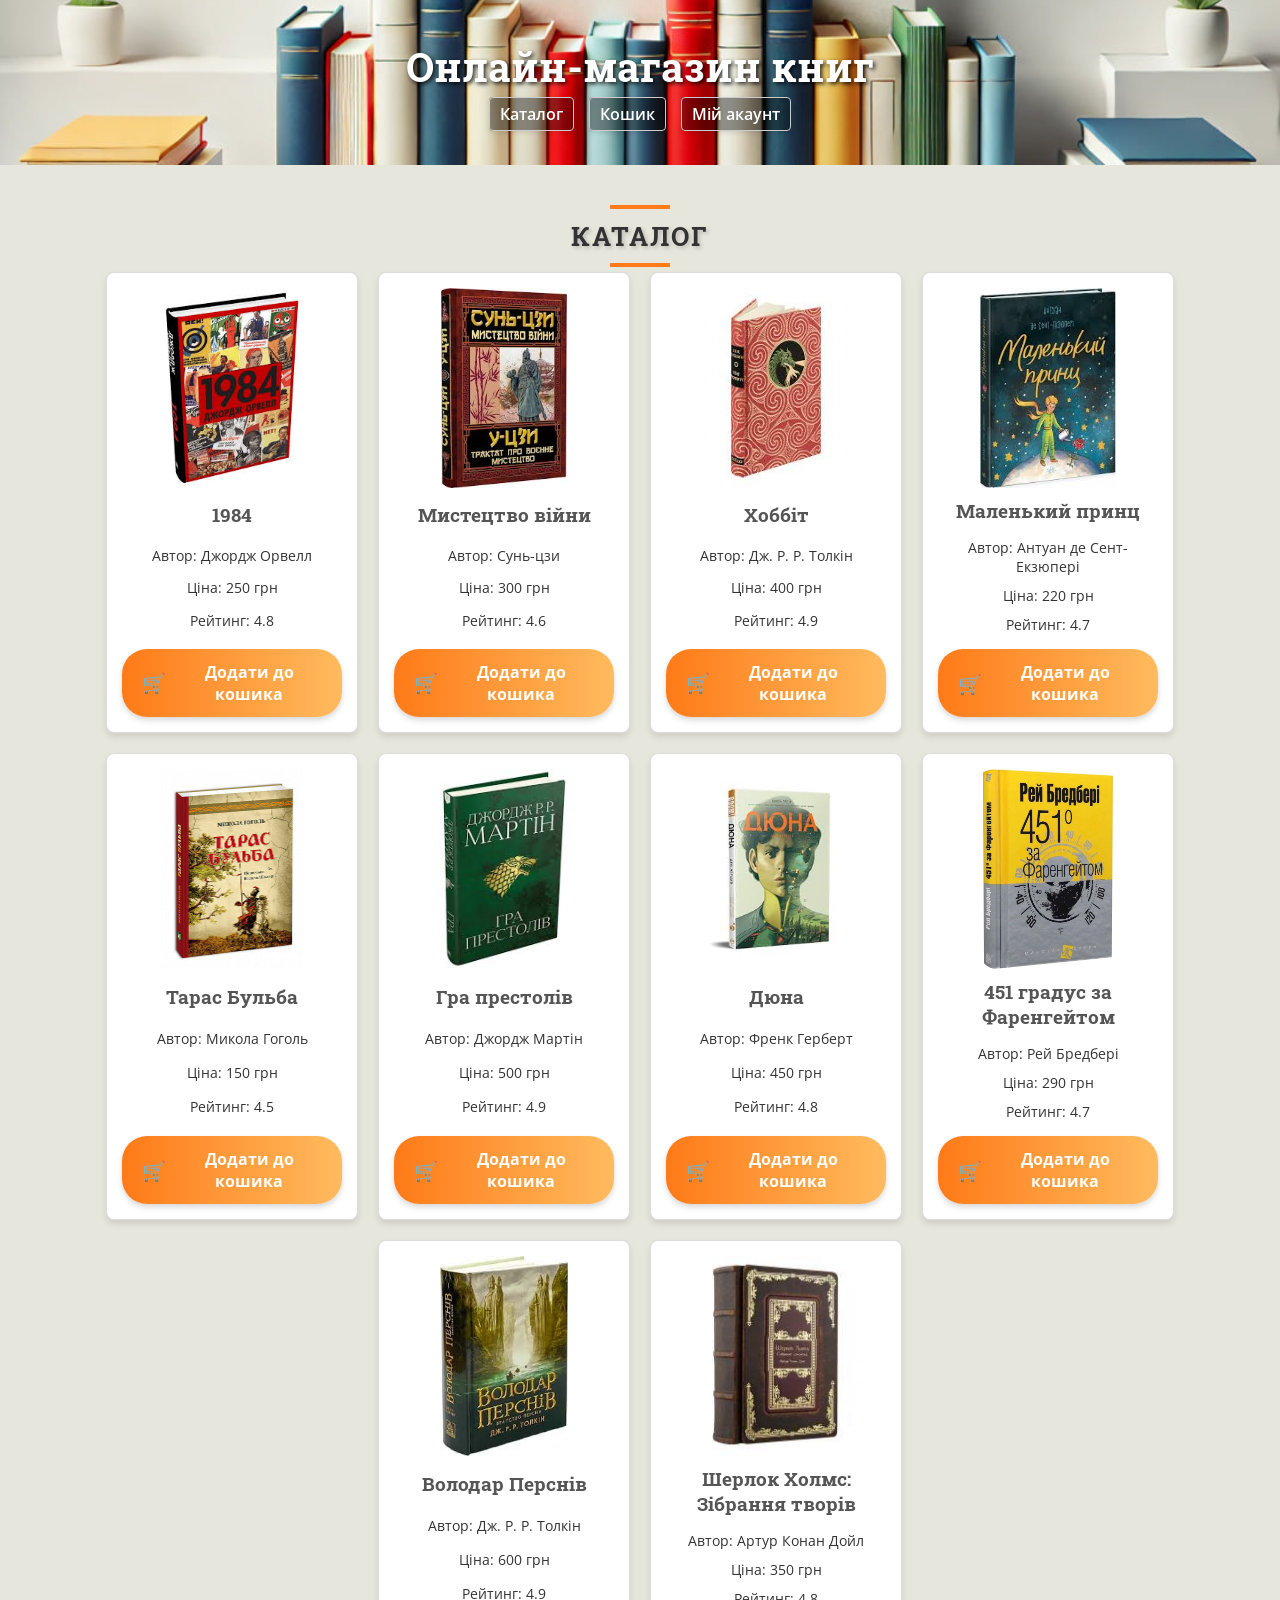
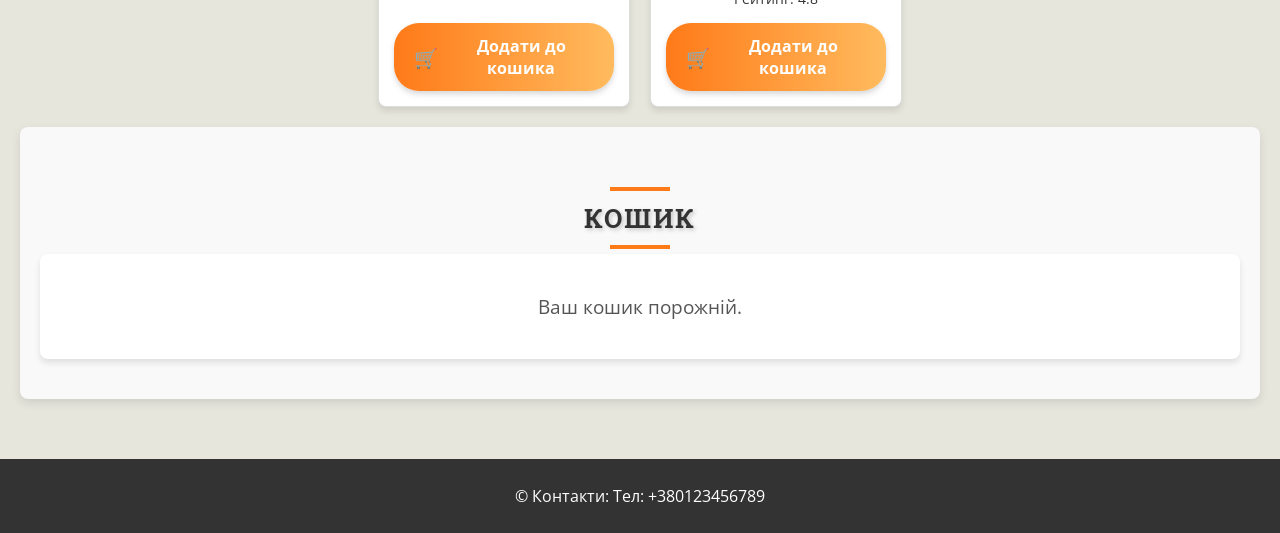
<file: lab1/index.html>
<!DOCTYPE html>
<html lang="uk">
<head>
    <meta charset="UTF-8">
    <meta name="viewport" content="width=device-width, initial-scale=1.0">
    <title>Онлайн-магазин книг</title>
    <link rel="stylesheet" href="styles.css">
    <link href="https://fonts.googleapis.com/css2?family=Open+Sans:wght@400;600&family=Roboto+Slab:wght@700&display=swap" rel="stylesheet">

</head>
<body>
    <!-- Головний заголовок -->
    <header class="header-background">
        <h1>Онлайн-магазин книг</h1>
        <nav>
            <ul class="navigation">
                <li><a href="#catalog">Каталог</a></li>
                <li><a href="#cart">Кошик</a></li>
                <li><a href="account.html">Мій акаунт</a></li>
            </ul>
        </nav>
        
    </header>
    
    
    <!-- Розділ "Каталог" -->
    <main>
        <section id="catalog">
            <h2>Каталог</h2>
            <div class="books-flex">
                <!-- Книга 1 -->
                <div class="book-card">
                    <img src="./image/book1.jpg" alt="1984" class="book-image">
                    <h3>1984</h3>
                    <p>Автор: Джордж Орвелл</p>
                    <p>Ціна: 250 грн</p>
                    <p>Рейтинг: 4.8</p>
                    <button>
                        <span class="icon">🛒</span> Додати до кошика
                    </button>
                    
                </div>
                <!-- Книга 2 -->
                <div class="book-card">
                    <img src="./image/book2.jpg" alt="Мистецтво війни" class="book-image">
                    <h3>Мистецтво війни</h3>
                    <p>Автор: Сунь-цзи</p>
                    <p>Ціна: 300 грн</p>
                    <p>Рейтинг: 4.6</p>
                    <button>
                        <span class="icon">🛒</span> Додати до кошика
                    </button>
                    
                </div>
                <!-- Книга 3 -->
                <div class="book-card">
                    <img src="./image/book3.jpg" alt="Хоббіт" class="book-image">
                    <h3>Хоббіт</h3>
                    <p>Автор: Дж. Р. Р. Толкін</p>
                    <p>Ціна: 400 грн</p>
                    <p>Рейтинг: 4.9</p>
                    <button>
                        <span class="icon">🛒</span> Додати до кошика
                    </button>
                    
                </div>
                <!-- Книга 4 -->
                <div class="book-card">
                    <img src="./image/book4.jpg" alt="Маленький принц" class="book-image">
                    <h3>Маленький принц</h3>
                    <p>Автор: Антуан де Сент-Екзюпері</p>
                    <p>Ціна: 220 грн</p>
                    <p>Рейтинг: 4.7</p>
                    <button>
                        <span class="icon">🛒</span> Додати до кошика
                    </button>
                    
                </div>
                <!-- Книга 5 -->
                <div class="book-card">
                    <img src="./image/book5.jpg" alt="Тарас Бульба" class="book-image">
                    <h3>Тарас Бульба</h3>
                    <p>Автор: Микола Гоголь</p>
                    <p>Ціна: 150 грн</p>
                    <p>Рейтинг: 4.5</p>
                    <button>
                        <span class="icon">🛒</span> Додати до кошика
                    </button>
                    
                </div>
                <!-- Книга 6 -->
                <div class="book-card">
                    <img src="./image/book6.jpg" alt="Гра престолів" class="book-image">
                    <h3>Гра престолів</h3>
                    <p>Автор: Джордж Мартін</p>
                    <p>Ціна: 500 грн</p>
                    <p>Рейтинг: 4.9</p>
                    <button>
                        <span class="icon">🛒</span> Додати до кошика
                    </button>
                    
                </div>

                <div class="book-card">
                    <img src="./image/book7.jpg" alt="Дюна" class="book-image">
                    <h3>Дюна</h3>
                    <p>Автор: Френк Герберт</p>
                    <p>Ціна: 450 грн</p>
                    <p>Рейтинг: 4.8</p>
                    <button>
                        <span class="icon">🛒</span> Додати до кошика
                    </button>
                    
                </div>

                <div class="book-card">
                    <img src="./image/book8.jpg" alt="451 градус за Фаренгейтом" class="book-image">
                    <h3>451 градус за Фаренгейтом</h3>
                    <p>Автор: Рей Бредбері</p>
                    <p>Ціна: 290 грн</p>
                    <p>Рейтинг: 4.7</p>
                    <button>
                        <span class="icon">🛒</span> Додати до кошика
                    </button>
                    
                </div>
                <div class="book-card">
                    <img src="./image/book9.jpg" alt="Володар Перснів" class="book-image">
                    <h3>Володар Перснів</h3>
                    <p>Автор: Дж. Р. Р. Толкін</p>
                    <p>Ціна: 600 грн</p>
                    <p>Рейтинг: 4.9</p>
                    <button>
                        <span class="icon">🛒</span> Додати до кошика
                    </button>
                    
                </div>

                <div class="book-card">
                    <img src="./image/book10.jpg" alt="Шерлок Холмс: Зібрання творів" class="book-image">
                    <h3>Шерлок Холмс: Зібрання творів</h3>
                    <p>Автор: Артур Конан Дойл</p>
                    <p>Ціна: 350 грн</p>
                    <p>Рейтинг: 4.8</p>
                    <button>
                        <span class="icon">🛒</span> Додати до кошика
                    </button>
                </div>
            </div>
        </section>

        <!-- Розділ "Кошик" -->
        <section id="cart">
            <h2>Кошик</h2>
            <div class="cart-items">
                <p>Ваш кошик порожній.</p>
            </div>
        </section>

    </main>

    <!-- Футер -->
    <footer>
        <p>&copy; Контакти: Тел: +380123456789</p>
    </footer>
</body>
</html>
</file>
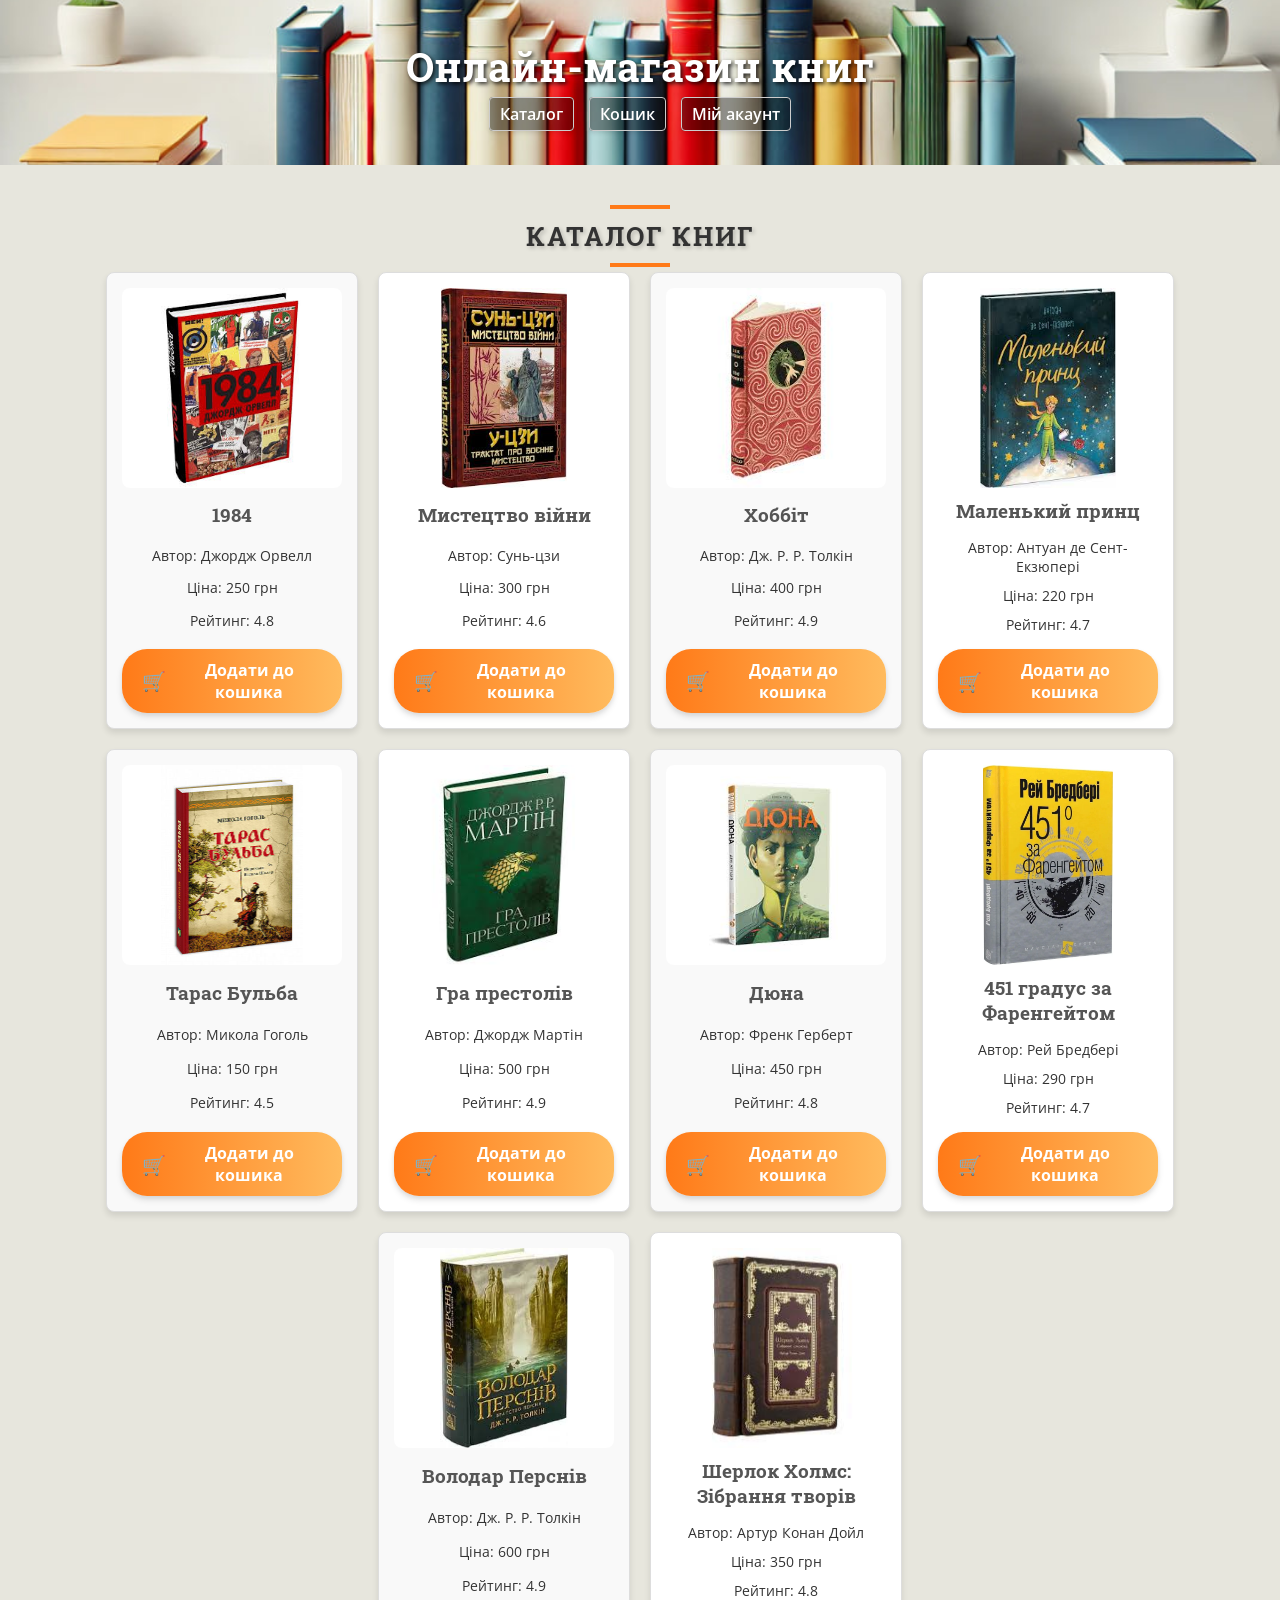
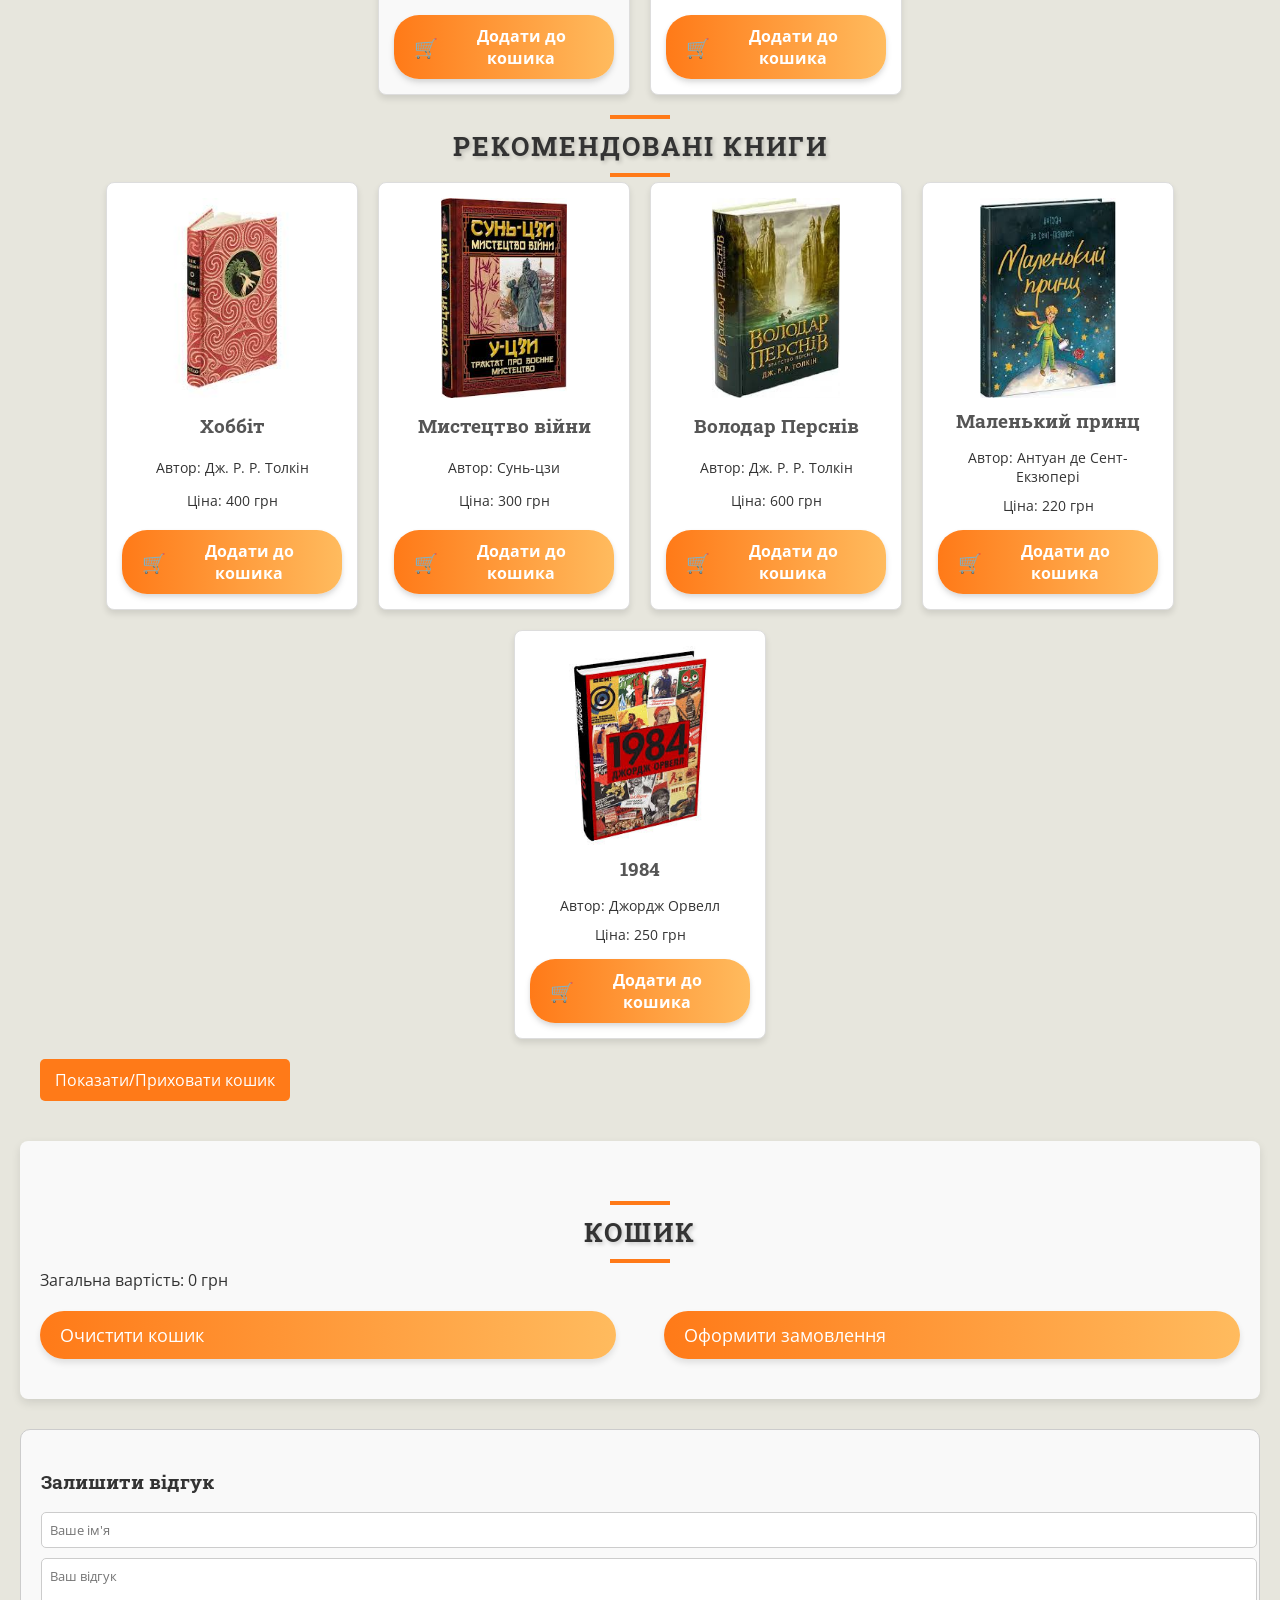
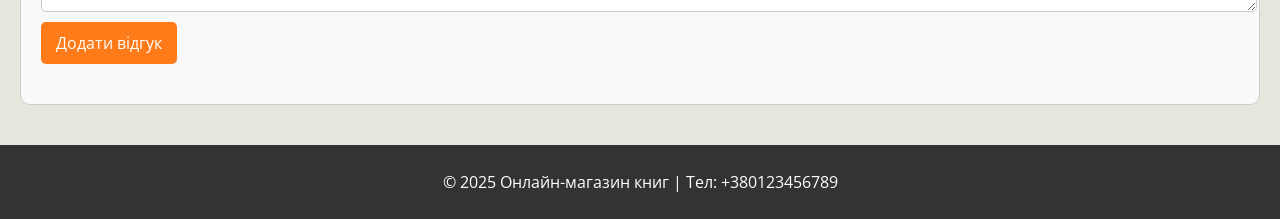
<file: lab2/index.html>
<!DOCTYPE html>
<html lang="uk">
<head>
    <meta charset="UTF-8">
    <meta name="viewport" content="width=device-width, initial-scale=1.0">
    <title>Онлайн-магазин книг</title>
    <link rel="stylesheet" href="styles.css">
    <link href="https://fonts.googleapis.com/css2?family=Open+Sans:wght@400;600&family=Roboto+Slab:wght@700&display=swap" rel="stylesheet">
</head>
<body>
    <!-- Головний заголовок -->
    <header class="header-background">
        <div class="container">
            <h1>Онлайн-магазин книг</h1>
            <nav>
                <ul class="navigation">
                    <li><a href="#catalog">Каталог</a></li>
                    <li><a href="#cart">Кошик</a></li>
                    <li><a href="account.html">Мій акаунт</a></li>
                </ul>
            </nav>
        </div>
    </header>

    <!-- Основний контент -->
    <main>
        <!-- Розділ "Каталог" -->
<section id="catalog" class="section">
    <div class="container">
        <h2>Каталог книг</h2>
        <div class="books-flex">
            <!-- Книга 1 -->
            <div class="book-card">
                <img src="./image/book1.jpg" alt="1984" class="book-image">
                <h3 class="book-title">1984</h3>
                <p class="author">Автор: Джордж Орвелл</p>
                <p class="price">Ціна: 250 грн</p>
                <p class="rating">Рейтинг: 4.8</p>
                <button class="add-to-cart">
                    <span class="icon">🛒</span> Додати до кошика
                </button>
            </div>

            <!-- Книга 2 -->
            <div class="book-card">
                <img src="./image/book2.jpg" alt="Мистецтво війни" class="book-image">
                <h3 class="book-title">Мистецтво війни</h3>
                <p class="author">Автор: Сунь-цзи</p>
                <p class="price">Ціна: 300 грн</p>
                <p class="rating">Рейтинг: 4.6</p>
                <button class="add-to-cart">
                    <span class="icon">🛒</span> Додати до кошика
                </button>
            </div>

            <!-- Книга 3 -->
            <div class="book-card">
                <img src="./image/book3.jpg" alt="Хоббіт" class="book-image">
                <h3 class="book-title">Хоббіт</h3>
                <p class="author">Автор: Дж. Р. Р. Толкін</p>
                <p class="price">Ціна: 400 грн</p>
                <p class="rating">Рейтинг: 4.9</p>
                <button class="add-to-cart">
                    <span class="icon">🛒</span> Додати до кошика
                </button>
            </div>

            <!-- Книга 4 -->
            <div class="book-card">
                <img src="./image/book4.jpg" alt="Маленький принц" class="book-image">
                <h3 class="book-title">Маленький принц</h3>
                <p class="author">Автор: Антуан де Сент-Екзюпері</p>
                <p class="price">Ціна: 220 грн</p>
                <p class="rating">Рейтинг: 4.7</p>
                <button class="add-to-cart">
                    <span class="icon">🛒</span> Додати до кошика
                </button>
            </div>

            <!-- Книга 5 -->
            <div class="book-card">
                <img src="./image/book5.jpg" alt="Тарас Бульба" class="book-image">
                <h3 class="book-title">Тарас Бульба</h3>
                <p class="author">Автор: Микола Гоголь</p>
                <p class="price">Ціна: 150 грн</p>
                <p class="rating">Рейтинг: 4.5</p>
                <button class="add-to-cart">
                    <span class="icon">🛒</span> Додати до кошика
                </button>
            </div>

            <!-- Книга 6 -->
            <div class="book-card">
                <img src="./image/book6.jpg" alt="Гра престолів" class="book-image">
                <h3 class="book-title">Гра престолів</h3>
                <p class="author">Автор: Джордж Мартін</p>
                <p class="price">Ціна: 500 грн</p>
                <p class="rating">Рейтинг: 4.9</p>
                <button class="add-to-cart">
                    <span class="icon">🛒</span> Додати до кошика
                </button>
            </div>

            <!-- Книга 7 -->
            <div class="book-card">
                <img src="./image/book7.jpg" alt="Дюна" class="book-image">
                <h3 class="book-title">Дюна</h3>
                <p class="author">Автор: Френк Герберт</p>
                <p class="price">Ціна: 450 грн</p>
                <p class="rating">Рейтинг: 4.8</p>
                <button class="add-to-cart">
                    <span class="icon">🛒</span> Додати до кошика
                </button>
            </div>

            <!-- Книга 8 -->
            <div class="book-card">
                <img src="./image/book8.jpg" alt="451 градус за Фаренгейтом" class="book-image">
                <h3 class="book-title">451 градус за Фаренгейтом</h3>
                <p class="author">Автор: Рей Бредбері</p>
                <p class="price">Ціна: 290 грн</p>
                <p class="rating">Рейтинг: 4.7</p>
                <button class="add-to-cart">
                    <span class="icon">🛒</span> Додати до кошика
                </button>
            </div>

            <!-- Книга 9 -->
            <div class="book-card">
                <img src="./image/book9.jpg" alt="Володар Перснів" class="book-image">
                <h3 class="book-title">Володар Перснів</h3>
                <p class="author">Автор: Дж. Р. Р. Толкін</p>
                <p class="price">Ціна: 600 грн</p>
                <p class="rating">Рейтинг: 4.9</p>
                <button class="add-to-cart">
                    <span class="icon">🛒</span> Додати до кошика
                </button>
            </div>

            <!-- Книга 10 -->
            <div class="book-card">
                <img src="./image/book10.jpg" alt="Шерлок Холмс: Зібрання творів" class="book-image">
                <h3 class="book-title">Шерлок Холмс: Зібрання творів</h3>
                <p class="author">Автор: Артур Конан Дойл</p>
                <p class="price">Ціна: 350 грн</p>
                <p class="rating">Рейтинг: 4.8</p>
                <button class="add-to-cart">
                    <span class="icon">🛒</span> Додати до кошика
                </button>
            </div>
        </div>
    </div>
</section>

<!-- Розділ "Рекомендовані книги" -->
<section id="recommended-books" class="section">
    <div class="container">
        <h2>Рекомендовані книги</h2>
        <div class="books-flex" id="recommended-books-list">
        </div>
    </div>
</section>

<!-- Розділ "Кошик" -->
<section id="cart" class="section">
    <div class="container">
        <h2>Кошик</h2>
        <ul id="cart-list"></ul> <!-- Список товарів у кошику -->
        <div class="cart-total">
            <p>Загальна вартість: <span id="total-price">0 грн</span></p>
            <div class="buttons-container">
                <button id="clear-cart" class="cart-button">Очистити кошик</button>
                <button id="checkout" class="cart-button">Оформити замовлення</button>
        </div>
    </div>
</section>



    </main>

    <!-- Футер -->
    <footer class="footer">
        <div class="container">
            <p>&copy; 2025 Онлайн-магазин книг | Тел: +380123456789</p>
        </div>
    </footer>

    <!-- Підключення скриптів -->
    <script src="script.js"></script>
</body>
</html>
</file>
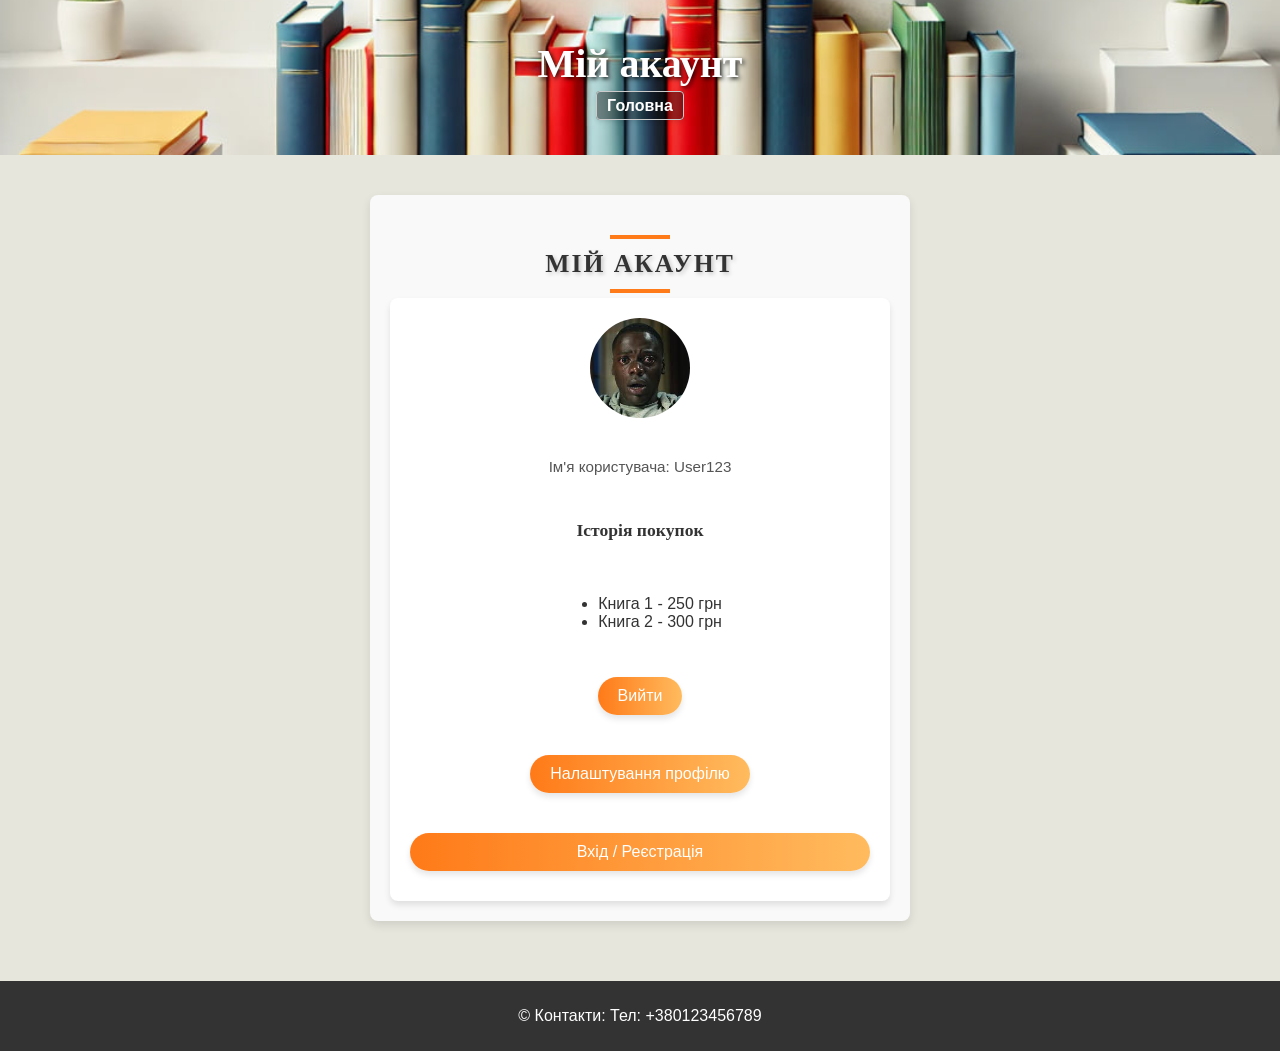
<file: lab1/account.html>
<!DOCTYPE html>
<html lang="uk">
<head>
    <meta charset="UTF-8">
    <meta name="viewport" content="width=device-width, initial-scale=1.0">
    <title>Мій акаунт</title>
    <link rel="stylesheet" href="styles.css">
</head>
<body>
    <!-- Хедер -->
    <header class="header-background">
        <h1>Мій акаунт</h1>
        <nav>
            <ul class="navigation">
                <li><a href="index.html">Головна</a></li>
            </ul>
        </nav>
    </header>

    <!-- Основний контент -->
    <main>
        <section id="account">
            <h2>Мій акаунт</h2>
            <div class="account-info">
                <img src="avatar.jpg" alt="Аватар користувача" class="account-avatar">
                <p>Ім'я користувача: User123</p>
                <h3>Історія покупок</h3>
                <ul>
                    <li>Книга 1 - 250 грн</li>
                    <li>Книга 2 - 300 грн</li>
                </ul>
                <button>Вийти</button>
                <button>Налаштування профілю</button>
                <button class="registration-button">Вхід / Реєстрація</button>
            </div>
        </section>
    </main>

    <!-- Футер -->
    <footer>
        <p>&copy; Контакти: Тел: +380123456789</p>
    </footer>
</body>
</html>
</file>
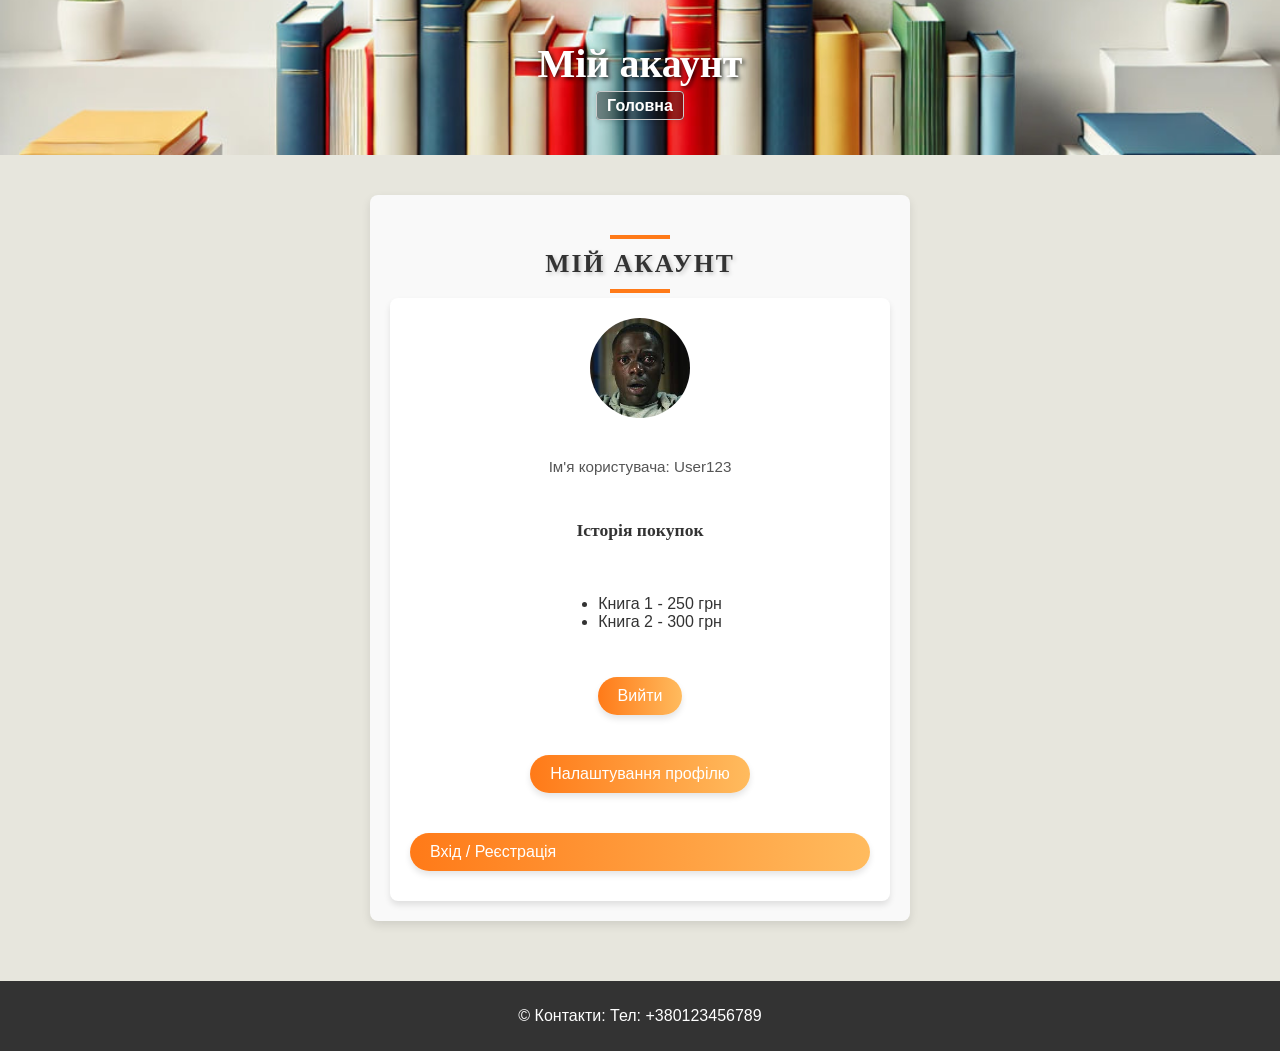
<file: lab2/account.html>
<!DOCTYPE html>
<html lang="uk">
<head>
    <meta charset="UTF-8">
    <meta name="viewport" content="width=device-width, initial-scale=1.0">
    <title>Мій акаунт</title>
    <link rel="stylesheet" href="styles.css">
</head>
<body>
    <!-- Хедер -->
    <header class="header-background">
        <h1>Мій акаунт</h1>
        <nav>
            <ul class="navigation">
                <li><a href="index.html">Головна</a></li>
            </ul>
        </nav>
    </header>

    <!-- Основний контент -->
    <main>
        <section id="account">
            <h2>Мій акаунт</h2>
            <div class="account-info">
                <img src="./image/avatar.jpg" alt="Аватар користувача" class="account-avatar">
                <p>Ім'я користувача: User123</p>
                <h3>Історія покупок</h3>
                <ul>
                    <li>Книга 1 - 250 грн</li>
                    <li>Книга 2 - 300 грн</li>
                </ul>
                <button>Вийти</button>
                <button>Налаштування профілю</button>
                <button class="registration-button">Вхід / Реєстрація</button>
            </div>
        </section>
    </main>

    <!-- Футер -->
    <footer>
        <p>&copy; Контакти: Тел: +380123456789</p>
    </footer>
</body>
</html>
</file>
<file: lab1/styles.css>
/* Загальні стилі */
body {
    font-family: 'Open Sans', Arial, sans-serif; /* Основний шрифт для тексту */
    margin: 0;
    padding: 0;
    background-color: #e7e6dd;
    color: #333;
}
/* Стиль для заголовків розділів */
h2 {
    color: #333;
    font-size: 2.5em;
    text-align: center;
    margin: 30px 0;
    font-family: 'Playfair Display', serif;
    text-transform: uppercase;
    letter-spacing: 2px;
    text-shadow: 2px 2px 4px rgba(0, 0, 0, 0.2);
    position: relative;
}


h2::before, h2::after {
    content: "";
    display: block;
    width: 60px;
    height: 4px;
    background-color: #ff7a18;
    margin: 10px auto;
}

h2::before {
    margin-top: -10px;
}

h2::after {
    margin-bottom: -10px;
}

/* Стиль для розділу "Кошик" */
#cart {
    background-color: #f9f9f9;
    padding: 40px 20px;
    margin: 20px 0;
    border-radius: 8px;
    box-shadow: 0 4px 10px rgba(0, 0, 0, 0.1);
}

#cart .cart-items {
    background-color: #fff;
    padding: 20px;
    border-radius: 8px;
    box-shadow: 0 4px 6px rgba(0, 0, 0, 0.1);
    text-align: center;
}

#cart .cart-items p {
    font-size: 1.2em;
    color: #555;
}

/* Стиль для розділу "Мій акаунт" */
#account {
    background-color: #f9f9f9;
    padding: 20px;
    margin: 20px 0;
    border-radius: 8px;
    box-shadow: 0 4px 10px rgba(0, 0, 0, 0.1);
    max-width: 500px;
    margin: 20px auto; /* Центруємо блок */
    font-family: 'Poppins', sans-serif; /* Підключаємо шрифт Poppins */
}

/* Підключення шрифтів */
@import url('https://fonts.googleapis.com/css2?family=Poppins:wght@300;400;600&display=swap');

/* Інформація акаунта */
.account-info {
    background-color: #fff;
    padding: 15px;
    border-radius: 8px;
    box-shadow: 0 4px 6px rgba(0, 0, 0, 0.1);
    display: flex;
    flex-direction: column;
    align-items: center;
    text-align: center;
}

.account-avatar {
    width: 100px;
    height: 100px;
    border-radius: 50%;
    object-fit: cover;
    margin-bottom: 15px;
}

.account-info p {
    font-size: 0.95em; /* Трошки менший розмір тексту */
    margin: 5px 0;
    color: #555;
    font-weight: 400; /* Легкий шрифт для тексту */
}

.account-info h3 {
    font-size: 1.1em; /* Зменшений розмір заголовку */
    color: #333;
    margin-top: 20px;
    font-weight: 600; /* Жирний заголовок */
}

/* Кнопки в акаунті */
.account-info button {
    padding: 10px 20px;
    background: linear-gradient(90deg, #ff7a18, #ffbb5e);
    color: #fff;
    border: none;
    border-radius: 25px;
    cursor: pointer;
    font-size: 1em;
    margin: 10px;
    box-shadow: 0 4px 6px rgba(0, 0, 0, 0.1);
    transition: all 0.3s ease;
    font-family: 'Poppins', sans-serif;
}

.account-info button:hover {
    background: linear-gradient(90deg, #ffbb5e, #ff7a18);
    box-shadow: 0 6px 8px rgba(0, 0, 0, 0.2);
    transform: translateY(-2px);
}

.account-info button:active {
    transform: translateY(0);
    box-shadow: 0 4px 6px rgba(0, 0, 0, 0.1);
}

/* Кнопка "Вхід/Реєстрація" */
.registration-button {
    padding: 12px 20px;
    background: linear-gradient(90deg, #7a18ff, #5e99ff);
    color: #fff;
    border: none;
    border-radius: 25px;
    cursor: pointer;
    font-size: 1em;
    margin-top: 20px;
    width: 100%;
    box-shadow: 0 4px 6px rgba(0, 0, 0, 0.1);
    transition: all 0.3s ease;
    text-align: center;
    font-family: 'Poppins', sans-serif;
}

.registration-button:hover {
    background: linear-gradient(90deg, #5e99ff, #7a18ff);
    box-shadow: 0 6px 8px rgba(0, 0, 0, 0.2);
    transform: translateY(-2px);
}

.registration-button:active {
    transform: translateY(0);
    box-shadow: 0 4px 6px rgba(0, 0, 0, 0.1);
}



h1, h2, h3 {
    font-family: 'Roboto Slab', serif; /* Шрифт для заголовків */
    font-weight: 700;
}

p, li, button {
    font-family: 'Open Sans', Arial, sans-serif; /* Шрифт для тексту */
}


/* Фонова стилізація хедера */
.header-background {
    background-image: url('books2.jpg'); /* Шлях до зображення */
    background-size: cover; /* Розтягує зображення на всю ширину */
    background-repeat: no-repeat; /* Забороняє повторення зображення */
    background-position: center; /* Центрує зображення */
    color: #fff; /* Колір тексту */
    text-align: center;
    padding: 40px 20px; /* Внутрішні відступи */
}



.header-background h1 {
    font-size: 2.5em;
    margin: 0;
    text-shadow: 2px 2px 4px rgba(0, 0, 0, 0.8); /* Тінь для тексту */
}

.navigation a {
    color: #000; /* Чіткий чорний текст */
    text-decoration: none;
    font-size: 1em;
    font-weight: 600;
    padding: 10px 20px;
    border-radius: 25px; /* Закруглені краї */
    background: #f0f0f0; /* Світлий, але контрастний фон */
    border: 1px solid #ccc; /* Легка сіра рамка */
    box-shadow: 0 2px 4px rgba(0, 0, 0, 0.1); /* Делікатна тінь */
    transition: all 0.3s ease-in-out; /* Плавні переходи */
}

.navigation a:hover {
    text-decoration: underline; /* Підкреслення при наведенні */
    text-decoration-color: #333; /* Колір підкреслення */
}

.navigation a:active {
    transform: scale(1); /* Повернення до початкового розміру */
    box-shadow: 0 2px 4px rgba(0, 0, 0, 0.1); /* Початкова тінь */
}



.navigation li {
    display: inline;
}



header h1 {
    font-size: 2.5em;
    margin: 0;
    text-shadow: 2px 2px 4px rgba(0, 0, 0, 0.8); /* Тінь для тексту */
}

.navigation {
    list-style: none;
    padding: 0;
    margin: 15px 0 0;
    display: flex;
    justify-content: center;
    gap: 15px;
}

.navigation li {
    display: inline;
}

.navigation a {
    color: #fff;
    text-decoration: none;
    font-size: 1em;
    padding: 5px 10px;
    border-radius: 4px;
    background-color: rgba(0, 0, 0, 0.4); /* Напівпрозорий фон для посилань */
}

.navigation a:hover {
    background-color: rgba(0, 0, 0, 0.7);
}


header {
    background-color: #333;
    color: #fff;
    padding: 10px 20px;
    text-align: center;
}

header h1 {
    margin: 0;
    font-size: 1.8em;
}

.navigation {
    list-style: none;
    padding: 0;
    margin: 10px 0 0;
    display: flex;
    justify-content: center;
    gap: 15px;
}

.navigation li {
    display: inline;
}

.navigation a {
    color: #fff;
    text-decoration: none;
    font-size: 1em;
}

.navigation a:hover {
    text-decoration: underline;
}

main {
    padding: 20px;
}

h2 {
    color: #333;
    font-size: 1.6em;
    margin-bottom: 15px;
}

/* Каталог */
.books-flex {
    display: flex;
    flex-wrap: wrap;
    gap: 20px;
    justify-content: center;
}

.book-card {
    background-color: #fff;
    border: 1px solid #ddd;
    border-radius: 8px;
    box-shadow: 0 4px 6px rgba(0, 0, 0, 0.1);
    padding: 15px;
    width: 220px;
    display: flex;
    flex-direction: column; /* Встановлюємо вертикальний напрямок елементів */
    justify-content: space-between; /* Розподіл між елементами */
    text-align: center;
}

.book-card button {
    margin-top: 10px;
    padding: 12px 20px;
    background: linear-gradient(90deg, #ff7a18, #ffbb5e); /* Градієнтний фон */
    color: #fff;
    border: none;
    border-radius: 25px; /* Закруглені краї */
    cursor: pointer;
    font-size: 1em;
    font-weight: bold;
    box-shadow: 0 4px 6px rgba(0, 0, 0, 0.1), 0 2px 4px rgba(0, 0, 0, 0.06); /* Тінь */
    transition: all 0.3s ease; /* Анімація */
    display: flex;
    align-items: center;
    justify-content: center;
    gap: 10px; /* Проміжок між текстом і іконкою */
}

.book-card button:hover {
    background: linear-gradient(90deg, #ffbb5e, #ff7a18); /* Зворотний градієнт */
    box-shadow: 0 6px 8px rgba(0, 0, 0, 0.2); /* Збільшення тіні */
    transform: translateY(-2px); /* Злегка піднімається при наведенні */
}


.book-image {
    width: 100%; /* Зображення заповнює весь контейнер по ширині */
    height: 200px; /* Фіксована висота для однакового вигляду */
    object-fit: contain; /* Вміщує зображення повністю, зберігаючи пропорції */
    border-radius: 8px;
    background-color: #fff; /* Фон для зображень меншого розміру */
}


.book-card h3 {
    font-size: 1.2em;
    color: #555;
    margin: 10px 0;
}

.book-card p {
    margin: 5px 0;
    font-size: 0.9em;
}



.book-card button:active {
    transform: translateY(0); /* Повернення кнопки */
    box-shadow: 0 4px 6px rgba(0, 0, 0, 0.1); /* Повернення тіні */
}

/* Іконка */
button .icon {
    font-size: 1.2em;
}


/* Мій акаунт */
.account-info {
    background-color: #fff;
    padding: 20px;
    border-radius: 8px;
    box-shadow: 0 4px 6px rgba(0, 0, 0, 0.1);
    display: flex;
    align-items: center;
    gap: 20px;
}

.account-avatar {
    width: 100px;
    height: 100px;
    border-radius: 50%;
    object-fit: cover;
}

footer {
    background-color: #333;
    color: #fff;
    text-align: center;
    padding: 10px 0;
    margin-top: 20px;
}

/* Медіа-запит для планшетів (макс. ширина 768px) */
@media (max-width: 768px) {
    /* Панель навігації: розміщуємо пункти вертикально */
    .navigation {
        flex-direction: column;
        align-items: center;
    }
    
    .navigation li {
        margin-bottom: 10px;
    }
    
    /* Стилі для заголовків на планшетах */
    h1, h2, h3 {
        font-size: 1.8em;
    }
    
    /* Адаптивні зображення для книг */
    .book-image {
        width: 100%; /* Зображення адаптуються до ширини контейнера */
        height: auto; /* Висота автоматично коригується для збереження пропорцій */
    }
    
    /* Картки книг: відображаються в одну колонку */
    .book-container {
        display: grid;
        grid-template-columns: 1fr; /* Одна колонка */
        gap: 20px; /* Проміжок між картками */
    }
    
    .book-card {
        width: 100%; /* Картки займають всю ширину контейнера */
        padding: 10px;
    }
    
    /* Стилі для акаунту */
    .account-info {
        width: 100%;
        padding: 10px;
    }
    
    /* Оновлюємо розміри кнопок */
    .account-info button {
        padding: 10px 15px;
        font-size: 1em;
    }

    .registration-button {
        font-size: 1em;
    }
}

/* Медіа-запит для мобільних пристроїв (макс. ширина 480px) */
@media (max-width: 480px) {
    /* Панель навігації: зменшуємо шрифт і відступи */
    .navigation a {
        font-size: 0.9em;
        padding: 8px 15px;
    }
    
    /* Зменшуємо розмір заголовків */
    h1, h2 {
        font-size: 1.5em;
    }
    
    /* Картки книг: використовуємо 2 колонки */
    .book-container {
        display: grid;
        grid-template-columns: repeat(2, 1fr); /* 2 колонки */
        gap: 15px; /* Проміжок між картками */
    }
    
    .book-card {
        width: 100%; /* Картки на всю ширину контейнера */
        padding: 10px;
        box-sizing: border-box; /* Щоб padding не виходив за межі */
    }
    
    /* Зображення книг на мобільних пристроях */
    .book-image {
        max-width: 100%;
        height: auto; /* Підтримуємо пропорції */
    }
    
    /* Підкоригуємо розміри тексту в акаунті */
    .account-info p {
        font-size: 0.9em;
    }
    
    .account-info h3 {
        font-size: 1em;
    }
    
    /* Встановлюємо фіксовану ширину кнопок */
    .account-info button {
        width: 100%;
        font-size: 1em;
        padding: 10px;
    }

    .registration-button {
        font-size: 1em;
    }
}
</file>
<file: lab2/styles.css>
/* Загальні стилі */
body {
    font-family: 'Open Sans', Arial, sans-serif; 
    margin: 0;
    padding: 0;
    background-color: #e7e6dd;
    color: #333;
}
/* Стиль для заголовків розділів */
h2 {
    color: #333;
    font-size: 2.5em;
    text-align: center;
    margin: 30px 0;
    font-family: 'Playfair Display', serif;
    text-transform: uppercase;
    letter-spacing: 2px;
    text-shadow: 2px 2px 4px rgba(0, 0, 0, 0.2);
    position: relative;
}


h2::before, h2::after {
    content: "";
    display: block;
    width: 60px;
    height: 4px;
    background-color: #ff7a18;
    margin: 10px auto;
}

h2::before {
    margin-top: -10px;
}

h2::after {
    margin-bottom: -10px;
}

/* Стиль для розділу "Кошик" */
#cart {
    background-color: #f9f9f9;
    padding: 40px 20px;
    margin: 20px 0;
    border-radius: 8px;
    box-shadow: 0 4px 10px rgba(0, 0, 0, 0.1);
}

#cart .cart-items {
    background-color: #fff;
    padding: 20px;
    border-radius: 8px;
    box-shadow: 0 4px 6px rgba(0, 0, 0, 0.1);
    text-align: center;
}

#cart .cart-items p {
    font-size: 1.2em;
    color: #555;
}

/* Стиль для розділу "Мій акаунт" */
#account {
    background-color: #f9f9f9;
    padding: 20px;
    margin: 20px 0;
    border-radius: 8px;
    box-shadow: 0 4px 10px rgba(0, 0, 0, 0.1);
    max-width: 500px;
    margin: 20px auto; 
    font-family: 'Poppins', sans-serif; 
}

@import url('https://fonts.googleapis.com/css2?family=Poppins:wght@300;400;600&display=swap');

/* Інформація акаунта */
.account-info {
    background-color: #fff;
    padding: 15px;
    border-radius: 8px;
    box-shadow: 0 4px 6px rgba(0, 0, 0, 0.1);
    display: flex;
    flex-direction: column;
    align-items: center;
    text-align: center;
}

.account-avatar {
    width: 100px;
    height: 100px;
    border-radius: 50%;
    object-fit: cover;
    margin-bottom: 15px;
}

.account-info p {
    font-size: 0.95em; 
    margin: 5px 0;
    color: #555;
    font-weight: 400; 
}

.account-info h3 {
    font-size: 1.1em; 
    color: #333;
    margin-top: 20px;
    font-weight: 600; 
}

/* Кнопки в акаунті */
.account-info button {
    padding: 10px 20px;
    background: linear-gradient(90deg, #ff7a18, #ffbb5e);
    color: #fff;
    border: none;
    border-radius: 25px;
    cursor: pointer;
    font-size: 1em;
    margin: 10px;
    box-shadow: 0 4px 6px rgba(0, 0, 0, 0.1);
    transition: all 0.3s ease;
    font-family: 'Poppins', sans-serif;
}

.account-info button:hover {
    background: linear-gradient(90deg, #ffbb5e, #ff7a18);
    box-shadow: 0 6px 8px rgba(0, 0, 0, 0.2);
    transform: translateY(-2px);
}

.account-info button:active {
    transform: translateY(0);
    box-shadow: 0 4px 6px rgba(0, 0, 0, 0.1);
}

/* Кнопка "Вхід/Реєстрація" */
.registration-button {
    padding: 12px 20px;
    background: linear-gradient(90deg, #7a18ff, #5e99ff);
    color: #fff;
    border: none;
    border-radius: 25px;
    cursor: pointer;
    font-size: 1em;
    margin-top: 20px;
    width: 100%;
    box-shadow: 0 4px 6px rgba(0, 0, 0, 0.1);
    transition: all 0.3s ease;
    text-align: center;
    font-family: 'Poppins', sans-serif;
}

.registration-button:hover {
    background: linear-gradient(90deg, #5e99ff, #7a18ff);
    box-shadow: 0 6px 8px rgba(0, 0, 0, 0.2);
    transform: translateY(-2px);
}

.registration-button:active {
    transform: translateY(0);
    box-shadow: 0 4px 6px rgba(0, 0, 0, 0.1);
}



h1, h2, h3 {
    font-family: 'Roboto Slab', serif;
    font-weight: 700;
}

p, li, button {
    font-family: 'Open Sans', Arial, sans-serif; 
}


/* Фонова стилізація хедера */
.header-background {
    background-image: url('./image/books2.jpg'); 
    background-size: cover; 
    background-repeat: no-repeat;
    background-position: center; 
    color: #fff; 
    text-align: center;
    padding: 40px 20px; 
}



.header-background h1 {
    font-size: 2.5em;
    margin: 0;
    text-shadow: 2px 2px 4px rgba(0, 0, 0, 0.8); 
}

.navigation a {
    color: #000;
    text-decoration: none;
    font-size: 1em;
    font-weight: 600;
    padding: 10px 20px;
    border-radius: 25px; 
    background: #f0f0f0; 
    border: 1px solid #ccc; 
    box-shadow: 0 2px 4px rgba(0, 0, 0, 0.1); 
    transition: all 0.3s ease-in-out; 
}

.navigation a:hover {
    text-decoration: underline; 
    text-decoration-color: #333; 
}

.navigation a:active {
    transform: scale(1); 
    box-shadow: 0 2px 4px rgba(0, 0, 0, 0.1);
}



.navigation li {
    display: inline;
}



header h1 {
    font-size: 2.5em;
    margin: 0;
    text-shadow: 2px 2px 4px rgba(0, 0, 0, 0.8); 
}

.navigation {
    list-style: none;
    padding: 0;
    margin: 15px 0 0;
    display: flex;
    justify-content: center;
    gap: 15px;
}

.navigation li {
    display: inline;
}

.navigation a {
    color: #fff;
    text-decoration: none;
    font-size: 1em;
    padding: 5px 10px;
    border-radius: 4px;
    background-color: rgba(0, 0, 0, 0.4); 
}

.navigation a:hover {
    background-color: rgba(0, 0, 0, 0.7);
}


header {
    background-color: #333;
    color: #fff;
    padding: 10px 20px;
    text-align: center;
}

header h1 {
    margin: 0;
    font-size: 1.8em;
}

.navigation {
    list-style: none;
    padding: 0;
    margin: 10px 0 0;
    display: flex;
    justify-content: center;
    gap: 15px;
}

.navigation li {
    display: inline;
}

.navigation a {
    color: #fff;
    text-decoration: none;
    font-size: 1em;
}

.navigation a:hover {
    text-decoration: underline;
}

main {
    padding: 20px;
}

h2 {
    color: #333;
    font-size: 1.6em;
    margin-bottom: 15px;
}

/* Каталог */
.books-flex {
    display: flex;
    flex-wrap: wrap;
    gap: 20px;
    justify-content: center;
}

.book-card {
    background-color: #fff;
    border: 1px solid #ddd;
    border-radius: 8px;
    box-shadow: 0 4px 6px rgba(0, 0, 0, 0.1);
    padding: 15px;
    width: 220px;
    display: flex;
    flex-direction: column; 
    justify-content: space-between; 
    text-align: center;
}

.book-card:hover {
    background-color: #e0f7fa; /* Голуба підсвітка при наведенні */
    transform: scale(1.05); /* Збільшення картки при наведенні */
}

.book-card button {
    margin-top: 10px;
    padding: 12px 20px;
    background: linear-gradient(90deg, #ff7a18, #ffbb5e);
    color: #fff;
    border: none;
    border-radius: 25px; 
    cursor: pointer;
    font-size: 1em;
    font-weight: bold;
    box-shadow: 0 4px 6px rgba(0, 0, 0, 0.1), 0 2px 4px rgba(0, 0, 0, 0.06); 
    transition: all 0.3s ease; 
    display: flex;
    align-items: center;
    justify-content: center;
    gap: 10px; 
}

.book-card button:hover {
    background: linear-gradient(90deg, #ffbb5e, #ff7a18); 
    box-shadow: 0 6px 8px rgba(0, 0, 0, 0.2); 
    transform: translateY(-2px); 
}


.book-image {
    width: 100%; 
    height: 200px; 
    object-fit: contain; 
    border-radius: 8px;
    background-color: #fff; 
}


.book-card h3 {
    font-size: 1.2em;
    color: #555;
    margin: 10px 0;
}

.book-card p {
    margin: 5px 0;
    font-size: 0.9em;
}



.book-card button:active {
    transform: translateY(0); 
    box-shadow: 0 4px 6px rgba(0, 0, 0, 0.1); 
}

/* Іконка */
button .icon {
    font-size: 1.2em;
}


/* Мій акаунт */
.account-info {
    background-color: #fff;
    padding: 20px;
    border-radius: 8px;
    box-shadow: 0 4px 6px rgba(0, 0, 0, 0.1);
    display: flex;
    align-items: center;
    gap: 20px;
}

.account-avatar {
    width: 100px;
    height: 100px;
    border-radius: 50%;
    object-fit: cover;
}

footer {
    background-color: #333;
    color: #fff;
    text-align: center;
    padding: 10px 0;
    margin-top: 20px;
}

/* Медіа-запит для планшетів (макс. ширина 768px) */
@media (max-width: 768px) {
    .navigation {
        flex-direction: column;
        align-items: center;
    }
    
    .navigation li {
        margin-bottom: 10px;
    }
    
    h1, h2, h3 {
        font-size: 1.8em;
    }
    
    .book-image {
        width: 100%; 
        height: auto; 
    }
    
    /* Картки книг: відображаються в одну колонку */
    .book-container {
        display: grid;
        grid-template-columns: 1fr;
        gap: 20px;
    }
    
    .book-card {
        width: 100%; 
        padding: 10px;
    }
    
    .account-info {
        width: 100%;
        padding: 10px;
    }
    
    .account-info button {
        padding: 10px 15px;
        font-size: 1em;
    }

    .registration-button {
        font-size: 1em;
    }
}

@media (max-width: 480px) {
    .navigation a {
        font-size: 0.9em;
        padding: 8px 15px;
    }
    
    h1, h2 {
        font-size: 1.5em;
    }
    
    .book-container {
        display: grid;
        grid-template-columns: repeat(2, 1fr); 
        gap: 15px; 
    }
    
    .book-card {
        width: 100%;
        padding: 10px;
        box-sizing: border-box; 
    }
    
    .book-image {
        max-width: 100%;
        height: auto;
    }
    
    .account-info p {
        font-size: 0.9em;
    }
    
    .account-info h3 {
        font-size: 1em;
    }
    
    .account-info button {
        width: 100%;
        font-size: 1em;
        padding: 10px;
    }

    .registration-button {
        font-size: 1em;
    }
}

.hidden {
    display: none;
}

#comment-form {
    margin-top: 30px;
    padding: 20px;
    border: 1px solid #ccc;
    border-radius: 10px;
    background-color: #f9f9f9;
}

#comment-form input,
#comment-form textarea {
    display: block;
    width: 100%;
    margin-bottom: 10px;
    padding: 8px;
    border: 1px solid #ccc;
    border-radius: 5px;
    font-family: inherit;
}

#comment-form button {
    background-color: #ff7a18;
    color: white;
    border: none;
    padding: 10px 15px;
    border-radius: 5px;
    cursor: pointer;
}

#comment-form button:hover {
    background-color: #ff7a18;
}

#comments-list {
    margin-top: 20px;
    list-style-type: none;
    padding-left: 0;
}

#comments-list li {
    margin-bottom: 10px;
    padding: 8px;
    background-color: #f0f0f0;
    border-radius: 5px;
}

button {
    background-color: #ff7a18;
    color: #fff;
    border: none;
    padding: 10px 15px;
    border-radius: 5px;
    font-size: 16px;
    cursor: pointer;
    font-family: 'Open Sans', sans-serif;
    display: inline-flex;
    align-items: center;
    gap: 5px;
}

button:hover {
    background-color: #ff7a18;
}

.book-card {
    background-color: #fff;
    border: 1px solid #ddd;
    border-radius: 8px;
    padding: 15px;
    width: 220px;
    text-align: center;
    box-shadow: 0 4px 6px rgba(0, 0, 0, 0.1);
}

.book-card button {
    padding: 10px 20px;
    background: linear-gradient(90deg, #ff7a18, #ffbb5e);
    color: white;
    border: none;
    border-radius: 25px;
    cursor: pointer;
    font-size: 1em;
    margin-top: 10px;
    transition: background-color 0.3s;
}

#cart-list {
    list-style-type: none;
    padding-left: 0;
}

.cart-item {
    margin-bottom: 10px;
    padding: 8px;
    background-color: #f0f0f0;
    border-radius: 5px;
    display: flex;
    justify-content: space-between;
    align-items: center;
}

.cart-item button {
    background-color: #ff7a18;
    color: white;
    border: none;
    padding: 5px;
    border-radius: 5px;
    cursor: pointer;
}

/* Стилі для кнопок */
.buttons-container {
    display: flex;
    justify-content: space-between;
    margin-top: 20px;
}

#checkout-btn, #clear-cart-btn {
    padding: 10px 20px;
    font-size: 16px;
    cursor: pointer;
}

#clear-cart-btn {
    background-color: #f44336; 
    color: white;
}

/* #checkout-btn {
    background-color: #4CAF50;
    color: white;
}

#checkout-btn:hover, #clear-cart-btn:hover {
    opacity: 0.8;
} */

.cart-actions {
    display: flex;
    justify-content: space-between;
    margin-top: 20px;
    padding: 10px 0;
}

.cart-button {
    padding: 12px 20px;
    background: linear-gradient(90deg, #ff7a18, #ffbb5e); 
    color: #fff;
    border: none;
    border-radius: 25px;
    cursor: pointer;
    font-size: 1.1em;
    box-shadow: 0 4px 6px rgba(0, 0, 0, 0.1);
    transition: all 0.3s ease;
    width: 48%; 
}

.cart-button:hover {
    background: linear-gradient(90deg, #ffbb5e, #ff7a18); 
    box-shadow: 0 6px 8px rgba(0, 0, 0, 0.2); 
    transform: translateY(-2px); 
}

.cart-button:active {
    transform: translateY(0);
    box-shadow: 0 4px 6px rgba(0, 0, 0, 0.1);
}
</file>
